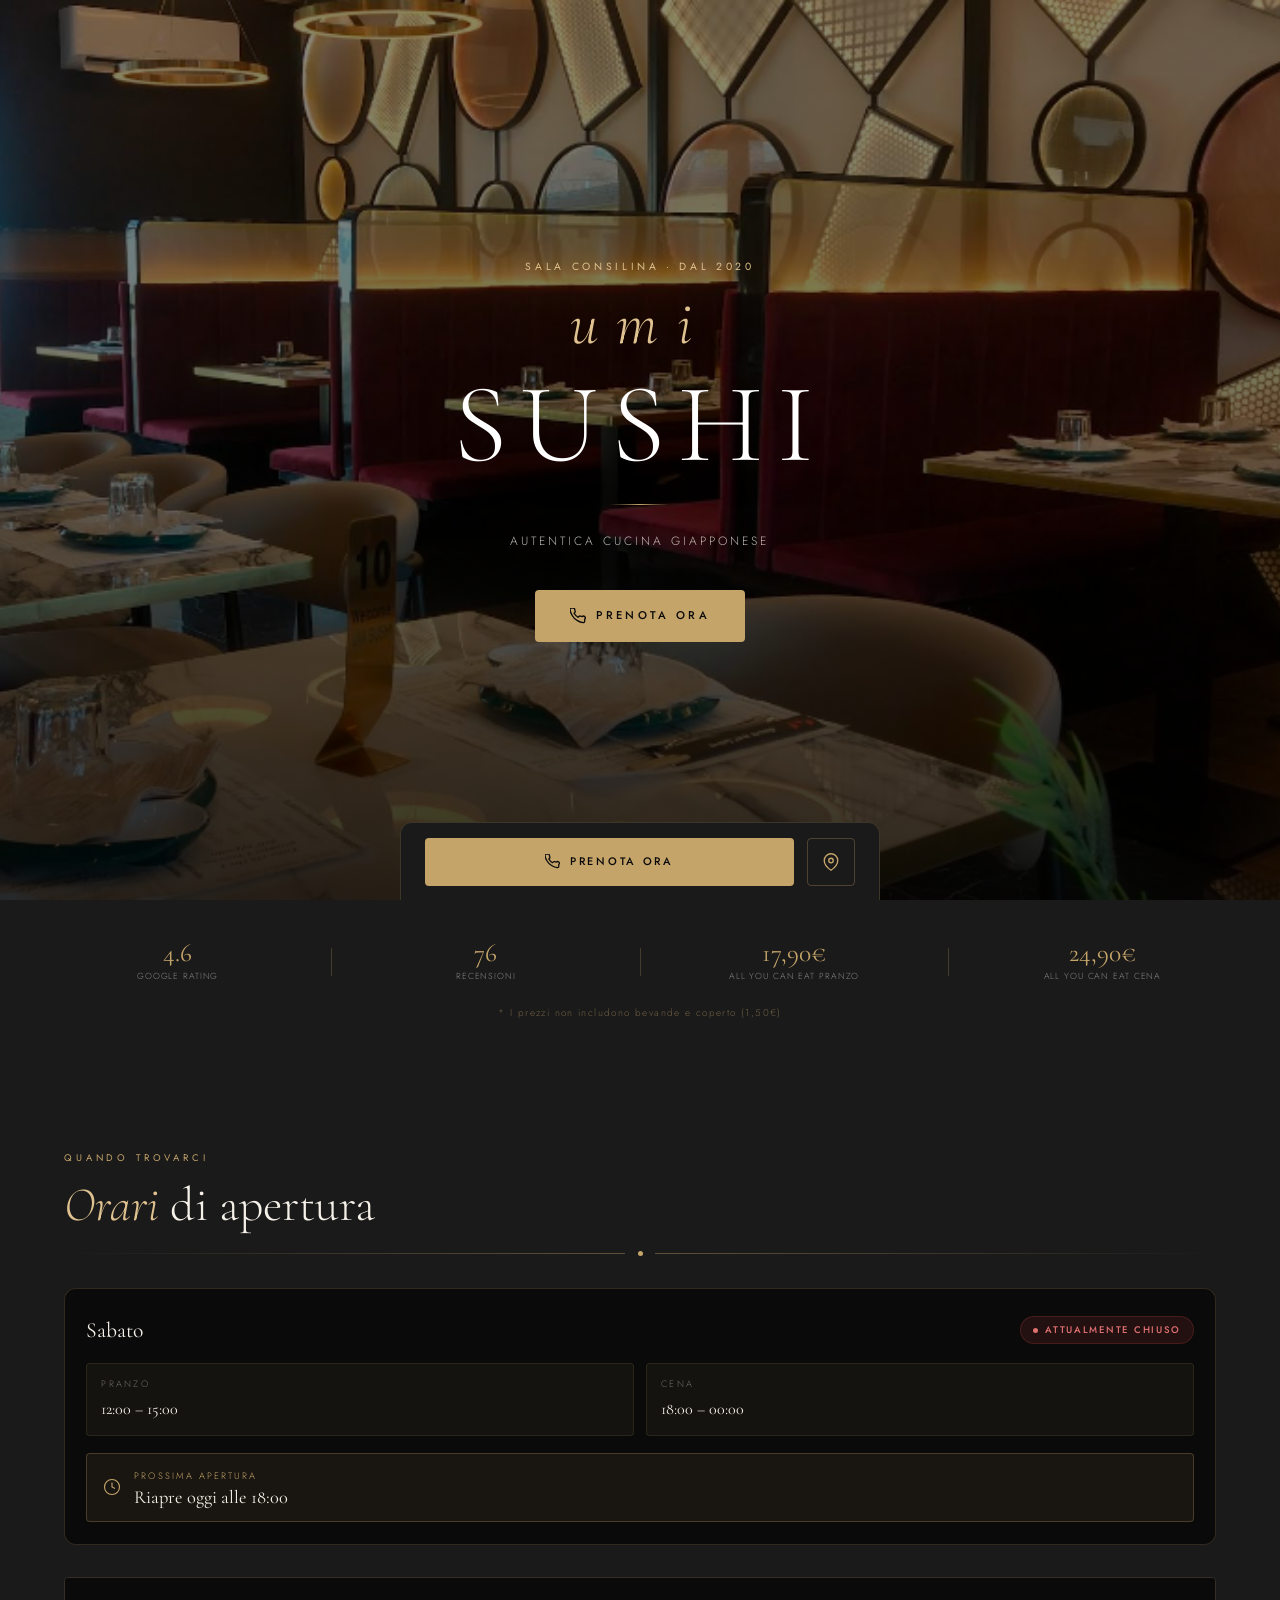
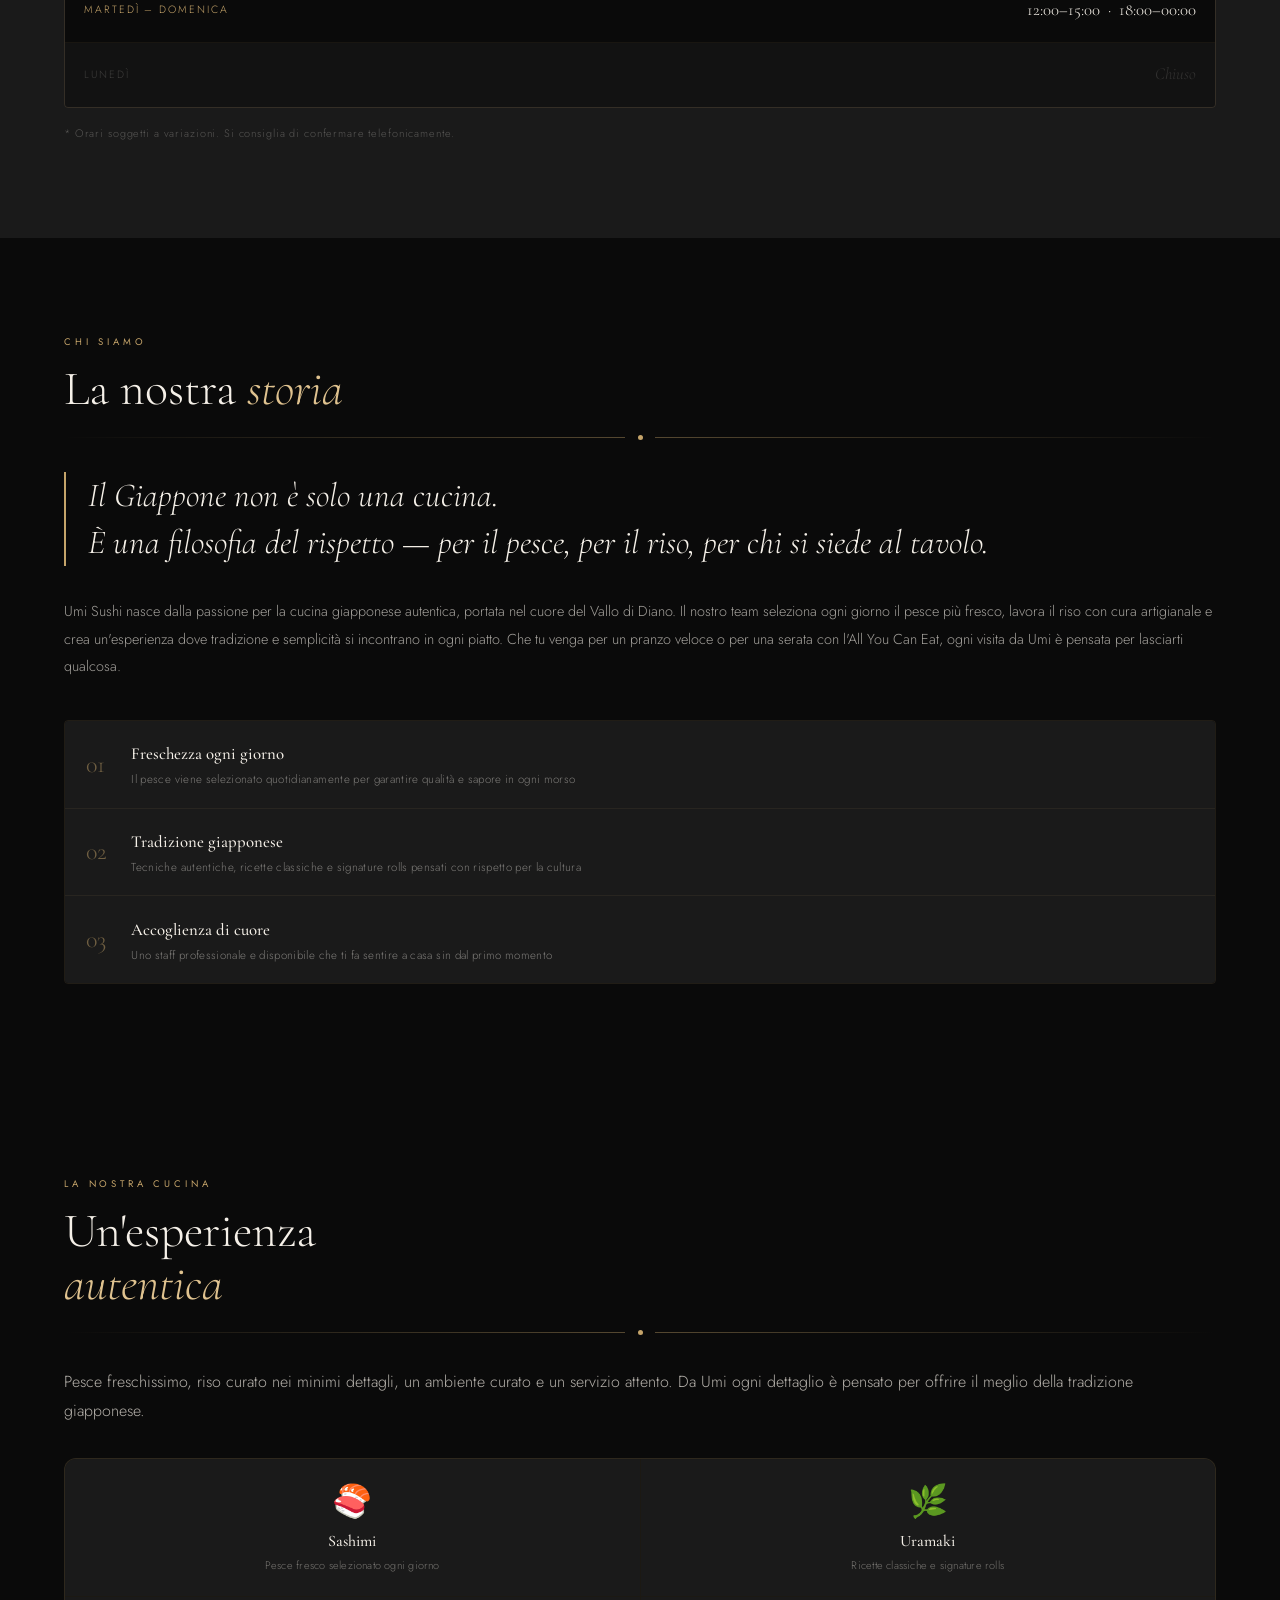
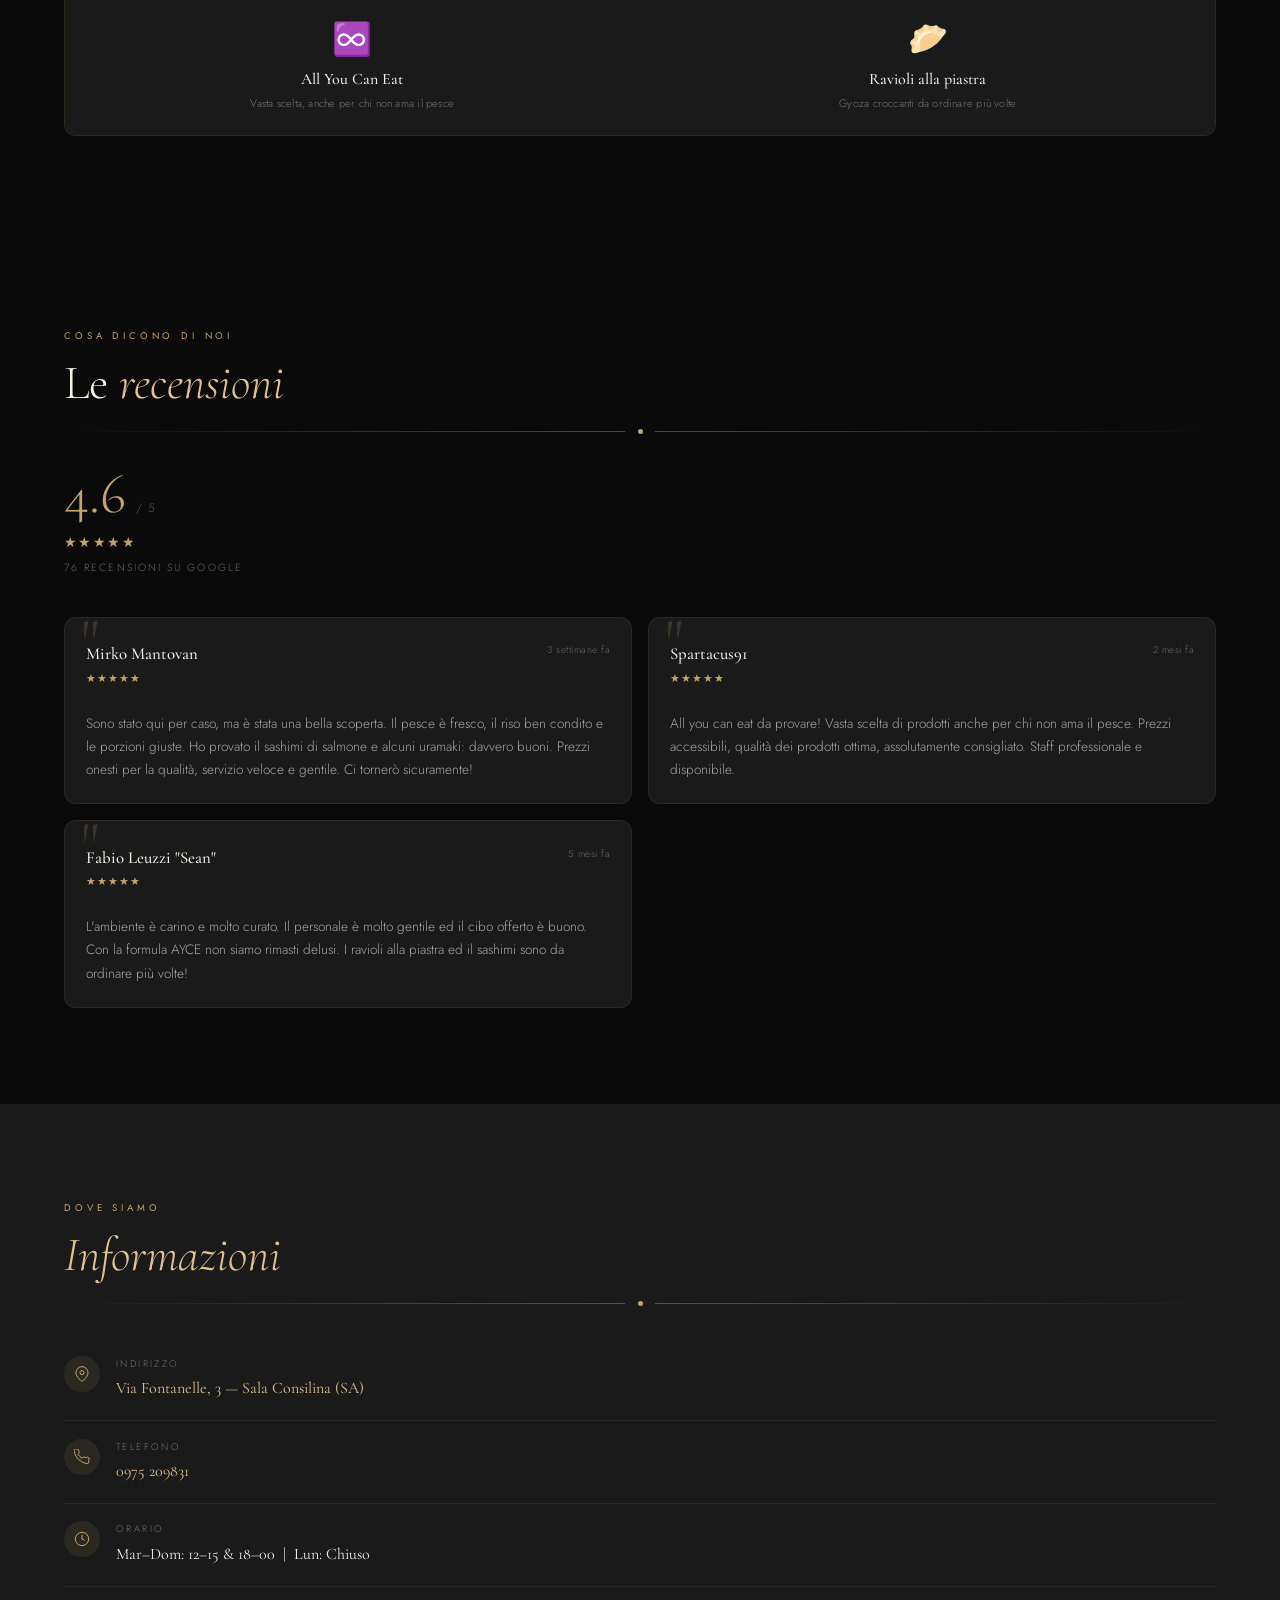
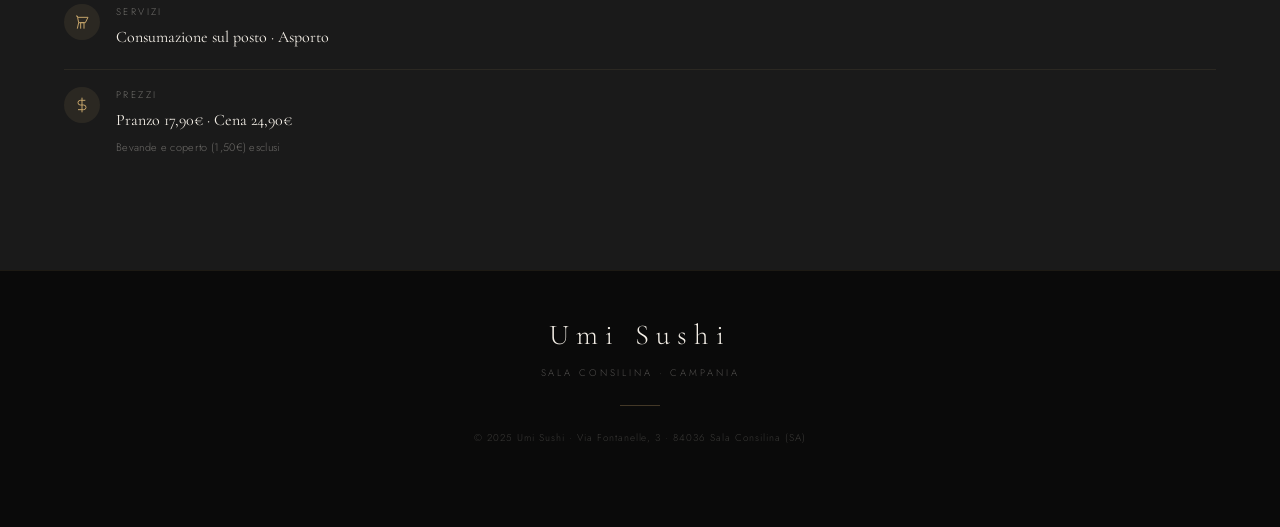
<file: index.html>
<!DOCTYPE html>
<html lang="it">
<head>
  <meta charset="UTF-8" />
  <meta name="viewport" content="width=device-width, initial-scale=1.0, viewport-fit=cover" />
  <meta name="description" content="Umi Sushi — Ristorante giapponese a Sala Consilina. Sashimi fresco, Uramaki e All You Can Eat. Prenota al 0975 209831." />
  <meta name="theme-color" content="#0A0A0A" />
  <title>Umi Sushi — Sala Consilina</title>
  <link rel="stylesheet" href="style.css" />
  <!-- Preconnect fonts -->
  <link rel="preconnect" href="https://fonts.googleapis.com" />
  <link rel="preconnect" href="https://fonts.gstatic.com" crossorigin />
</head>
<body>

  <!-- ══ HERO ══════════════════════════════ -->
  <section class="hero" id="hero">
    <div class="hero__bg" id="heroBg"></div>
    <div class="hero__overlay"></div>

    <div class="hero__content">
      <p class="hero__eyebrow">Sala Consilina · Dal 2020</p>

      <h1 class="hero__title">
        <span>umi</span>
        SUSHI
      </h1>

      <div class="hero__divider"></div>

      <p class="hero__sub">Autentica cucina giapponese</p>

      <a href="tel:0975209831" class="hero__cta" aria-label="Chiama per prenotare">
        <svg viewBox="0 0 24 24" fill="none" stroke="currentColor" stroke-width="2" stroke-linecap="round" stroke-linejoin="round" aria-hidden="true">
          <path d="M22 16.92v3a2 2 0 01-2.18 2 19.79 19.79 0 01-8.63-3.07A19.5 19.5 0 013.07 10.8a19.79 19.79 0 01-3.07-8.67A2 2 0 012 0h3a2 2 0 012 1.72c.13 1 .37 1.97.71 2.9a2 2 0 01-.45 2.11L6.09 7.91a16 16 0 006 6l1.27-1.27a2 2 0 012.11-.45c.93.34 1.9.58 2.9.71A2 2 0 0122 16.92z"/>
        </svg>
        Prenota Ora
      </a>
    </div>

    <div class="hero__scroll" aria-hidden="true">
      <div class="hero__scroll-line"></div>
    </div>
  </section>

  <!-- ══ ABOUT STRIP ════════════════════════ -->
  <section class="about" aria-label="Highlights">
    <div class="about__badges">
      <div class="about__badge">
        <span class="about__badge-value">4.6</span>
        <span class="about__badge-label">Google Rating</span>
      </div>
      <div class="about__sep" aria-hidden="true"></div>
      <div class="about__badge">
        <span class="about__badge-value">76</span>
        <span class="about__badge-label">Recensioni</span>
      </div>
      <div class="about__sep" aria-hidden="true"></div>
      <div class="about__badge">
        <span class="about__badge-value">17,90€</span>
        <span class="about__badge-label">All you can eat pranzo</span>
      </div>
      <div class="about__sep" aria-hidden="true"></div>
      <div class="about__badge">
        <span class="about__badge-value">24,90€</span>
        <span class="about__badge-label">All you can eat cena</span>
      </div>
    </div>
    <p class="about__price-note">
      * I prezzi non includono bevande e coperto (1,50€)
    </p>
  </section>

  <!-- ══ ORARI ══════════════════════════════ -->
  <section class="hours" aria-labelledby="hours-title">
    <span class="section-label reveal">Quando trovarci</span>
    <h2 class="section-title reveal" id="hours-title">
      <em>Orari</em> di apertura
    </h2>
    <div class="ornament reveal" aria-hidden="true"><div class="ornament-dot"></div></div>

    <!-- Card "oggi" — compilata via JS -->
    <div class="hours__today-card reveal" id="todayCard">
      <div class="hours__today-top">
        <span class="hours__today-day" id="todayName">—</span>
        <span class="status-badge closed" id="statusBadge">—</span>
      </div>
      <!-- Se aperto: due session card -->
      <div class="hours__today-sessions" id="todaySessions" style="display:none">
        <div class="hours__session" id="sessionLunch">
          <span class="hours__session-label">Pranzo</span>
          <span class="hours__session-time">12:00 – 15:00</span>
        </div>
        <div class="hours__session" id="sessionDinner">
          <span class="hours__session-label">Cena</span>
          <span class="hours__session-time">18:00 – 00:00</span>
        </div>
      </div>
      <!-- Se chiuso oggi -->
      <p class="hours__today-closed" id="todayClosed" style="display:none">Oggi siamo chiusi</p>
      <!-- Banner prossima apertura -->
      <div class="hours__next-banner" id="hoursNextBanner" style="display:none">
        <div class="hours__next-banner-icon" aria-hidden="true">
          <svg viewBox="0 0 24 24" fill="none" stroke="currentColor" stroke-width="1.5" width="18" height="18">
            <circle cx="12" cy="12" r="10"/><polyline points="12 6 12 12 16 14"/>
          </svg>
        </div>
        <div>
          <p class="hours__next-banner-label">Prossima apertura</p>
          <p class="hours__next-banner-time" id="hoursNextTime">—</p>
        </div>
      </div>
    </div>

    <div class="hours__schedule-summary reveal">
      <span class="hours__schedule-item">
        <span class="hours__schedule-days">Martedì – Domenica</span>
        <span class="hours__schedule-times">12:00–15:00 &nbsp;·&nbsp; 18:00–00:00</span>
      </span>
      <span class="hours__schedule-item hours__schedule-item--closed">
        <span class="hours__schedule-days">Lunedì</span>
        <span class="hours__schedule-times">Chiuso</span>
      </span>
    </div>

    <p style="margin-top:1rem; font-size:0.68rem; color:rgba(245,240,232,0.28); letter-spacing:0.08em;">
      * Orari soggetti a variazioni. Si consiglia di confermare telefonicamente.
    </p>
  </section>

  <!-- ══ ABOUT US ══════════════════════════ -->
  <section class="about-us" aria-labelledby="about-title">
    <span class="section-label reveal">Chi siamo</span>
    <h2 class="section-title reveal" id="about-title">
      La nostra <em>storia</em>
    </h2>
    <div class="ornament reveal" aria-hidden="true"><div class="ornament-dot"></div></div>

    <blockquote class="about-us__quote reveal">
      Il Giappone non è solo una cucina.<br>
      È una filosofia del rispetto — per il pesce, per il riso, per chi si siede al tavolo.
    </blockquote>

    <p class="about-us__text reveal">
      Umi Sushi nasce dalla passione per la cucina giapponese autentica, portata nel cuore del Vallo di Diano.
      Il nostro team seleziona ogni giorno il pesce più fresco, lavora il riso con cura artigianale e crea
      un'esperienza dove tradizione e semplicità si incontrano in ogni piatto. Che tu venga per un pranzo
      veloce o per una serata con l'All You Can Eat, ogni visita da Umi è pensata per lasciarti qualcosa.
    </p>

    <div class="about-us__pillars reveal">
      <div class="pillar">
        <span class="pillar__num">01</span>
        <div class="pillar__body">
          <p class="pillar__title">Freschezza ogni giorno</p>
          <p class="pillar__desc">Il pesce viene selezionato quotidianamente per garantire qualità e sapore in ogni morso</p>
        </div>
      </div>
      <div class="pillar">
        <span class="pillar__num">02</span>
        <div class="pillar__body">
          <p class="pillar__title">Tradizione giapponese</p>
          <p class="pillar__desc">Tecniche autentiche, ricette classiche e signature rolls pensati con rispetto per la cultura</p>
        </div>
      </div>
      <div class="pillar">
        <span class="pillar__num">03</span>
        <div class="pillar__body">
          <p class="pillar__title">Accoglienza di cuore</p>
          <p class="pillar__desc">Uno staff professionale e disponibile che ti fa sentire a casa sin dal primo momento</p>
        </div>
      </div>
    </div>
  </section>

  <!-- ══ ESPERIENZA ════════════════════════ -->
  <section class="experience" aria-labelledby="exp-title">
    <span class="section-label reveal">La nostra cucina</span>
    <h2 class="section-title reveal" id="exp-title">
      Un'esperienza<br><em>autentica</em>
    </h2>
    <div class="ornament reveal" aria-hidden="true"><div class="ornament-dot"></div></div>

    <p class="experience__text reveal">
      Pesce freschissimo, riso curato nei minimi dettagli, un ambiente
      curato e un servizio attento. Da Umi ogni dettaglio è pensato
      per offrire il meglio della tradizione giapponese.
    </p>

    <div class="experience__grid reveal">
      <div class="exp-card">
        <div class="exp-card__icon">🍣</div>
        <div class="exp-card__body">
          <div class="exp-card__title">Sashimi</div>
          <div class="exp-card__desc">Pesce fresco selezionato ogni giorno</div>
        </div>
      </div>
      <div class="exp-card">
        <div class="exp-card__icon">🌿</div>
        <div class="exp-card__body">
          <div class="exp-card__title">Uramaki</div>
          <div class="exp-card__desc">Ricette classiche e signature rolls</div>
        </div>
      </div>
      <div class="exp-card">
        <div class="exp-card__icon">♾️</div>
        <div class="exp-card__body">
          <div class="exp-card__title">All You Can Eat</div>
          <div class="exp-card__desc">Vasta scelta, anche per chi non ama il pesce</div>
        </div>
      </div>
      <div class="exp-card">
        <div class="exp-card__icon">🥟</div>
        <div class="exp-card__body">
          <div class="exp-card__title">Ravioli alla piastra</div>
          <div class="exp-card__desc">Gyoza croccanti da ordinare più volte</div>
        </div>
      </div>
    </div>
  </section>

  <!-- ══ RECENSIONI ════════════════════════ -->
  <section class="reviews" aria-labelledby="reviews-title">
    <span class="section-label reveal">Cosa dicono di noi</span>
    <h2 class="section-title reveal" id="reviews-title">
      Le <em>recensioni</em>
    </h2>
    <div class="ornament reveal" aria-hidden="true"><div class="ornament-dot"></div></div>

    <div class="reveal">
      <div class="reviews__score">
        <span class="reviews__score-num">4.6</span>
        <span class="reviews__score-max">/ 5</span>
      </div>
      <div class="stars" aria-label="4 stelle e mezza su 5">★★★★★</div>
      <p class="reviews__count">76 recensioni su Google</p>
    </div>

    <div class="reviews__grid reveal">

      <article class="review-card">
        <div class="review-card__header">
          <div>
            <p class="review-card__name">Mirko Mantovan</p>
            <div class="review-card__stars" aria-label="5 stelle">★★★★★</div>
          </div>
          <span class="review-card__date">3 settimane fa</span>
        </div>
        <p class="review-card__text">
          Sono stato qui per caso, ma è stata una bella scoperta. Il pesce è fresco, 
          il riso ben condito e le porzioni giuste. Ho provato il sashimi di salmone 
          e alcuni uramaki: davvero buoni. Prezzi onesti per la qualità, servizio veloce 
          e gentile. Ci tornerò sicuramente!
        </p>
      </article>

      <article class="review-card">
        <div class="review-card__header">
          <div>
            <p class="review-card__name">Spartacus91</p>
            <div class="review-card__stars" aria-label="5 stelle">★★★★★</div>
          </div>
          <span class="review-card__date">2 mesi fa</span>
        </div>
        <p class="review-card__text">
          All you can eat da provare! Vasta scelta di prodotti anche per chi non ama 
          il pesce. Prezzi accessibili, qualità dei prodotti ottima, assolutamente 
          consigliato. Staff professionale e disponibile.
        </p>
      </article>

      <article class="review-card">
        <div class="review-card__header">
          <div>
            <p class="review-card__name">Fabio Leuzzi "Sean"</p>
            <div class="review-card__stars" aria-label="5 stelle">★★★★★</div>
          </div>
          <span class="review-card__date">5 mesi fa</span>
        </div>
        <p class="review-card__text">
          L'ambiente è carino e molto curato. Il personale è molto gentile ed il cibo 
          offerto è buono. Con la formula AYCE non siamo rimasti delusi. I ravioli alla 
          piastra ed il sashimi sono da ordinare più volte!
        </p>
      </article>

    </div>
  </section>

  <!-- ══ INFO ═══════════════════════════════ -->
  <section class="info" aria-labelledby="info-title">
    <span class="section-label reveal">Dove siamo</span>
    <h2 class="section-title reveal" id="info-title">
      <em>Informazioni</em>
    </h2>
    <div class="ornament reveal" aria-hidden="true"><div class="ornament-dot"></div></div>

    <div class="reveal">
      <div class="info__block">
        <div class="info__icon" aria-hidden="true">
          <svg viewBox="0 0 24 24" fill="none" stroke="currentColor" stroke-width="1.5">
            <path d="M21 10c0 7-9 13-9 13s-9-6-9-13a9 9 0 1118 0z"/>
            <circle cx="12" cy="10" r="3"/>
          </svg>
        </div>
        <div>
          <span class="info__label">Indirizzo</span>
          <p class="info__value">
            <a href="https://maps.google.com/?q=Via+Fontanelle+3+Sala+Consilina" target="_blank" rel="noopener">
              Via Fontanelle, 3 — Sala Consilina (SA)
            </a>
          </p>
        </div>
      </div>

      <div class="info__block">
        <div class="info__icon" aria-hidden="true">
          <svg viewBox="0 0 24 24" fill="none" stroke="currentColor" stroke-width="1.5">
            <path d="M22 16.92v3a2 2 0 01-2.18 2 19.79 19.79 0 01-8.63-3.07A19.5 19.5 0 013.07 10.8a19.79 19.79 0 01-3.07-8.67A2 2 0 012 0h3a2 2 0 012 1.72c.13 1 .37 1.97.71 2.9a2 2 0 01-.45 2.11L6.09 7.91a16 16 0 006 6l1.27-1.27a2 2 0 012.11-.45c.93.34 1.9.58 2.9.71A2 2 0 0122 16.92z"/>
          </svg>
        </div>
        <div>
          <span class="info__label">Telefono</span>
          <p class="info__value"><a href="tel:0975209831">0975 209831</a></p>
        </div>
      </div>

      <div class="info__block">
        <div class="info__icon" aria-hidden="true">
          <svg viewBox="0 0 24 24" fill="none" stroke="currentColor" stroke-width="1.5">
            <circle cx="12" cy="12" r="10"/>
            <polyline points="12 6 12 12 16 14"/>
          </svg>
        </div>
        <div>
          <span class="info__label">Orario</span>
          <p class="info__value">Mar–Dom: 12–15 &amp; 18–00 &nbsp;|&nbsp; Lun: Chiuso</p>
        </div>
      </div>

      <div class="info__block">
        <div class="info__icon" aria-hidden="true">
          <svg viewBox="0 0 24 24" fill="none" stroke="currentColor" stroke-width="1.5">
            <path d="M3 3h2l.4 2M7 13h10l4-8H5.4M7 13L5.4 5M7 13l-2 9m5-9v9m5-9v9m-5-9h5"/>
          </svg>
        </div>
        <div>
          <span class="info__label">Servizi</span>
          <p class="info__value">Consumazione sul posto · Asporto</p>
        </div>
      </div>

      <div class="info__block">
        <div class="info__icon" aria-hidden="true">
          <svg viewBox="0 0 24 24" fill="none" stroke="currentColor" stroke-width="1.5">
            <line x1="12" y1="1" x2="12" y2="23"/>
            <path d="M17 5H9.5a3.5 3.5 0 000 7h5a3.5 3.5 0 010 7H6"/>
          </svg>
        </div>
        <div>
          <span class="info__label">Prezzi</span>
          <p class="info__value">Pranzo 17,90€ · Cena 24,90€</p>
          <p style="font-size:0.68rem; color:rgba(245,240,232,0.38); margin-top:0.25rem; letter-spacing:0.03em;">Bevande e coperto (1,50€) esclusi</p>
        </div>
      </div>
    </div>
  </section>

  <!-- ══ FOOTER ════════════════════════════ -->
  <footer>
    <p class="footer__logo">Umi Sushi</p>
    <p class="footer__sub">Sala Consilina · Campania</p>
    <div class="footer__line" aria-hidden="true"></div>
    <p class="footer__copy">© 2025 Umi Sushi · Via Fontanelle, 3 · 84036 Sala Consilina (SA)</p>
  </footer>

  <!-- ══ STICKY BOTTOM CTA ═══════════════ -->
  <div class="sticky-cta" role="navigation" aria-label="Azioni rapide">
    <a href="tel:0975209831" class="sticky-cta__phone" aria-label="Prenota al telefono">
      <svg viewBox="0 0 24 24" fill="none" stroke="currentColor" stroke-width="2" stroke-linecap="round" stroke-linejoin="round" aria-hidden="true">
        <path d="M22 16.92v3a2 2 0 01-2.18 2 19.79 19.79 0 01-8.63-3.07A19.5 19.5 0 013.07 10.8a19.79 19.79 0 01-3.07-8.67A2 2 0 012 0h3a2 2 0 012 1.72c.13 1 .37 1.97.71 2.9a2 2 0 01-.45 2.11L6.09 7.91a16 16 0 006 6l1.27-1.27a2 2 0 012.11-.45c.93.34 1.9.58 2.9.71A2 2 0 0122 16.92z"/>
      </svg>
      Prenota Ora
    </a>
    <a href="https://maps.google.com/?q=Via+Fontanelle+3+Sala+Consilina" target="_blank" rel="noopener" class="sticky-cta__maps" aria-label="Apri su Google Maps">
      <svg viewBox="0 0 24 24" fill="none" stroke="currentColor" stroke-width="1.8">
        <path d="M21 10c0 7-9 13-9 13s-9-6-9-13a9 9 0 1118 0z"/>
        <circle cx="12" cy="10" r="3"/>
      </svg>
    </a>
  </div>

  <!-- ══ SCRIPTS ════════════════════════════ -->
  <script>
    // Hero background
    window.addEventListener('load', () => {
      document.getElementById('heroBg').classList.add('loaded');
    });

    // Scroll reveal
    const reveals = document.querySelectorAll('.reveal');
    const observer = new IntersectionObserver((entries) => {
      entries.forEach(entry => {
        if (entry.isIntersecting) {
          entry.target.classList.add('visible');
          observer.unobserve(entry.target);
        }
      });
    }, { threshold: 0.12, rootMargin: '0px 0px -40px 0px' });
    reveals.forEach(el => observer.observe(el));

    // ─── Orari ─────────────────────────────────────────────────────
    const DAYS = ['Domenica','Lunedì','Martedì','Mercoledì','Giovedì','Venerdì','Sabato'];
    const DAYS_SHORT = ['Dom','Lun','Mar','Mer','Gio','Ven','Sab'];
    // true = aperto (pranzo 12-15 e cena 18-00), false = chiuso
    const OPEN = [true, false, true, true, true, true, true]; // 0=Dom … 6=Sab

    function getRomeNow() {
      return new Date(new Date().toLocaleString('en-US', { timeZone: 'Europe/Rome' }));
    }

    function isLunch(mins)  { return mins >= 720  && mins < 900; }  // 12:00–15:00
    function isDinner(mins) { return mins >= 1080 && mins < 1440; } // 18:00–00:00

    function nextOpening(fromDay, fromMins) {
      // cerca la prossima sessione aperta
      for (let offset = 0; offset <= 7; offset++) {
        const d = (fromDay + offset) % 7;
        if (!OPEN[d]) continue;
        if (offset === 0) {
          // stesso giorno: controlla se c'è ancora una sessione
          if (fromMins < 720)  return { day: d, session: 'pranzo', offset };
          if (fromMins < 1080) return { day: d, session: 'cena', offset };
          // dopo la cena → prossimo giorno
          continue;
        }
        return { day: d, session: 'pranzo', offset };
      }
      return null;
    }

    function buildHours() {
      const now  = getRomeNow();
      const day  = now.getDay();
      const mins = now.getHours() * 60 + now.getMinutes();

      // ── Badge + card oggi ──
      const badge    = document.getElementById('statusBadge');
      const todayName = document.getElementById('todayName');
      const sessions = document.getElementById('todaySessions');
      const closedMsg = document.getElementById('todayClosed');
      const lunchCard  = document.getElementById('sessionLunch');
      const dinnerCard = document.getElementById('sessionDinner');

      const nextBanner = document.getElementById('hoursNextBanner');
      const nextTimeEl = document.getElementById('hoursNextTime');

      function showNextBanner(text) {
        if (!nextBanner || !nextTimeEl) return;
        nextTimeEl.textContent = text;
        nextBanner.style.display = 'flex';
      }

      todayName.textContent = DAYS[day];

      const isOpenNow = OPEN[day] && (isLunch(mins) || isDinner(mins));

      if (isOpenNow) {
        badge.textContent = 'Aperto ora';
        badge.className   = 'status-badge open';
        sessions.style.display = 'flex';
        closedMsg.style.display = 'none';

        lunchCard.classList.toggle('active', isLunch(mins));
        dinnerCard.classList.toggle('active', isDinner(mins));

        // prossima chiusura
        if (isLunch(mins)) {
          showNextBanner('Chiude alle 15:00 · Riapre alle 18:00');
        } else {
          showNextBanner('Chiude a mezzanotte');
        }
      } else {
        badge.textContent = 'Attualmente chiuso';
        badge.className   = 'status-badge closed';
        sessions.style.display = OPEN[day] ? 'flex' : 'none';
        closedMsg.style.display = OPEN[day] ? 'none' : 'block';

        if (OPEN[day]) {
          lunchCard.classList.remove('active');
          dinnerCard.classList.remove('active');
          showNextBanner('Riapre oggi alle 18:00');
        } else {
          const next = nextOpening(day, mins);
          if (next) {
            const label = next.offset === 0 ? 'oggi' : next.offset === 1 ? 'domani' : DAYS[next.day];
            showNextBanner(`${label.charAt(0).toUpperCase() + label.slice(1)} alle 12:00`);
          }
        }
      }

    }

    buildHours();
  </script>

</body>
</html>
</file>
<file: style.css>
/* ═══════════════════════════════════════
   UMI SUSHI — Luxury Mobile-First CSS
   Palette: Midnight · Ivory · Warm Gold · Ink
   ═══════════════════════════════════════ */

@import url('https://fonts.googleapis.com/css2?family=Cormorant+Garamond:ital,wght@0,300;0,400;0,500;0,600;1,300;1,400&family=Jost:wght@200;300;400;500&display=swap');

/* ── Reset & Base ── */
*, *::before, *::after {
  box-sizing: border-box;
  margin: 0;
  padding: 0;
}

:root {
  --midnight:    #0A0A0A;
  --charcoal:    #1A1A1A;
  --ink:         #2D2D2D;
  --gold:        #C5A46A;
  --gold-light:  #DFC28F;
  --ivory:       #F5F0E8;
  --cream:       #FAF7F2;
  --white:       #FFFFFF;
  --glass:       rgba(10,10,10,0.55);
  --glass-light: rgba(10,10,10,0.30);

  --font-display: 'Cormorant Garamond', serif;
  --font-body:    'Jost', sans-serif;

  --section-pad: 4rem 1.5rem;
  --radius-sm:   4px;
  --radius-md:   12px;
  --transition:  0.35s cubic-bezier(0.25, 0.46, 0.45, 0.94);
}

html {
  scroll-behavior: smooth;
  -webkit-text-size-adjust: 100%;
}

body {
  background: var(--midnight);
  color: var(--ivory);
  font-family: var(--font-body);
  font-weight: 300;
  line-height: 1.7;
  overflow-x: hidden;
}

img { max-width: 100%; display: block; }
a  { color: inherit; text-decoration: none; }

/* ── Scrollbar ── */
::-webkit-scrollbar { width: 4px; }
::-webkit-scrollbar-track { background: var(--midnight); }
::-webkit-scrollbar-thumb { background: var(--gold); border-radius: 2px; }

/* ══════════════════════════════
   HERO
   ══════════════════════════════ */
.hero {
  position: relative;
  width: 100%;
  height: 100svh;
  min-height: 600px;
  display: flex;
  flex-direction: column;
  align-items: center;
  justify-content: center;
  text-align: center;
  overflow: hidden;
}

.hero__bg {
  position: absolute;
  inset: 0;
  background-image: url('ambiente.jpg');
  background-size: cover;
  background-position: center 30%;
  transform: scale(1.04);
  transition: transform 8s ease-out;
}

.hero__bg.loaded {
  transform: scale(1);
}

.hero__overlay {
  position: absolute;
  inset: 0;
  background: linear-gradient(
    to bottom,
    rgba(0,0,0,0.45) 0%,
    rgba(0,0,0,0.55) 50%,
    rgba(0,0,0,0.80) 100%
  );
}

.hero__content {
  position: relative;
  z-index: 2;
  padding: 0 1.5rem;
  display: flex;
  flex-direction: column;
  align-items: center;
  gap: 0;
}

.hero__eyebrow {
  font-family: var(--font-body);
  font-size: 0.65rem;
  font-weight: 400;
  letter-spacing: 0.35em;
  text-transform: uppercase;
  color: var(--gold-light);
  margin-bottom: 1.2rem;
  opacity: 0;
  animation: fadeUp 1s 0.3s forwards;
}

.hero__title {
  font-family: var(--font-display);
  font-size: clamp(3.8rem, 16vw, 7rem);
  font-weight: 300;
  letter-spacing: 0.12em;
  line-height: 0.95;
  color: var(--white);
  text-shadow: 0 2px 40px rgba(0,0,0,0.5);
  opacity: 0;
  animation: fadeUp 1s 0.6s forwards;
}

.hero__title span {
  display: block;
  font-style: italic;
  font-size: 0.55em;
  letter-spacing: 0.3em;
  color: var(--gold-light);
  margin-bottom: 0.3em;
}

.hero__divider {
  width: 60px;
  height: 1px;
  background: linear-gradient(90deg, transparent, var(--gold), transparent);
  margin: 1.6rem auto;
  opacity: 0;
  animation: fadeIn 1s 0.9s forwards;
}

.hero__sub {
  font-family: var(--font-body);
  font-size: 0.75rem;
  font-weight: 300;
  letter-spacing: 0.25em;
  text-transform: uppercase;
  color: rgba(245,240,232,0.75);
  opacity: 0;
  animation: fadeUp 1s 1s forwards;
  margin-bottom: 2.4rem;
}

.hero__cta {
  display: inline-flex;
  align-items: center;
  gap: 0.65rem;
  padding: 1rem 2.2rem;
  background: var(--gold);
  color: var(--midnight);
  font-family: var(--font-body);
  font-size: 0.7rem;
  font-weight: 500;
  letter-spacing: 0.3em;
  text-transform: uppercase;
  border: none;
  border-radius: var(--radius-sm);
  cursor: pointer;
  transition: var(--transition);
  opacity: 0;
  animation: fadeUp 1s 1.2s forwards;
  min-height: 52px;
}

.hero__cta svg {
  width: 16px;
  height: 16px;
  flex-shrink: 0;
}

.hero__cta:hover,
.hero__cta:active {
  background: var(--gold-light);
  transform: translateY(-2px);
  box-shadow: 0 12px 30px rgba(197,164,106,0.35);
}

.hero__scroll {
  position: absolute;
  bottom: 2rem;
  left: 50%;
  transform: translateX(-50%);
  z-index: 2;
  display: flex;
  flex-direction: column;
  align-items: center;
  gap: 0.5rem;
  opacity: 0;
  animation: fadeIn 1.5s 1.8s forwards;
}

.hero__scroll-line {
  width: 1px;
  height: 40px;
  background: linear-gradient(to bottom, var(--gold), transparent);
  animation: scrollPulse 2s 2s ease-in-out infinite;
}

/* ══════════════════════════════
   SECTION SHARED
   ══════════════════════════════ */
section {
  padding: var(--section-pad);
}

.section-label {
  font-family: var(--font-body);
  font-size: 0.6rem;
  font-weight: 400;
  letter-spacing: 0.4em;
  text-transform: uppercase;
  color: var(--gold);
  margin-bottom: 0.8rem;
  display: block;
}

.section-title {
  font-family: var(--font-display);
  font-size: clamp(2rem, 8vw, 3rem);
  font-weight: 300;
  line-height: 1.1;
  color: var(--ivory);
  margin-bottom: 1.2rem;
}

.section-title em {
  font-style: italic;
  color: var(--gold-light);
}

.ornament {
  display: flex;
  align-items: center;
  gap: 0.8rem;
  margin-bottom: 2rem;
}

.ornament::before,
.ornament::after {
  content: '';
  flex: 1;
  height: 1px;
  background: linear-gradient(90deg, transparent, rgba(197,164,106,0.4));
}

.ornament::after {
  background: linear-gradient(270deg, transparent, rgba(197,164,106,0.4));
}

.ornament-dot {
  width: 5px;
  height: 5px;
  background: var(--gold);
  border-radius: 50%;
  flex-shrink: 0;
}

/* ══════════════════════════════
   ABOUT STRIP
   ══════════════════════════════ */
.about {
  background: var(--charcoal);
  padding: 2rem 1.5rem;
  text-align: center;
}

.about__badges {
  display: flex;
  align-items: center;
  justify-content: center;
  gap: 0;
  flex-wrap: nowrap;
  overflow: hidden;
}

.about__badge {
  display: flex;
  flex-direction: column;
  align-items: center;
  gap: 0.2rem;
  padding: 0.5rem 0.6rem;
  min-width: 0;
  flex: 1;
}

.about__badge-value {
  font-family: var(--font-display);
  font-size: clamp(1rem, 3.8vw, 1.6rem);
  font-weight: 400;
  color: var(--gold);
  line-height: 1;
  white-space: nowrap;
}

.about__badge-label {
  font-size: clamp(0.42rem, 1.2vw, 0.55rem);
  letter-spacing: 0.1em;
  text-transform: uppercase;
  color: rgba(245,240,232,0.5);
  white-space: nowrap;
  text-align: center;
}

.about__sep {
  width: 1px;
  height: 28px;
  background: rgba(197,164,106,0.25);
  flex-shrink: 0;
}

.about__price-note {
  margin-top: 0.85rem;
  font-size: 0.62rem;
  color: rgba(197,164,106,0.5);
  letter-spacing: 0.14em;
  text-align: center;
  font-family: var(--font-body);
}

/* ══════════════════════════════
   EXPERIENCE
   ══════════════════════════════ */
.experience {
  background: var(--midnight);
  text-align: left;
}

.experience__text {
  font-size: 1rem;
  font-weight: 300;
  color: rgba(245,240,232,0.72);
  line-height: 1.85;
  margin-bottom: 2rem;
}

.experience__grid {
  display: grid;
  grid-template-columns: 1fr 1fr;
  gap: 1px;
  background: rgba(197,164,106,0.1);
  border: 1px solid rgba(197,164,106,0.1);
  border-radius: var(--radius-md);
  overflow: hidden;
  margin-top: 2rem;
}

.exp-card {
  background: var(--charcoal);
  padding: 1.6rem 1rem 1.4rem;
  display: flex;
  flex-direction: column;
  align-items: center;
  text-align: center;
  gap: 0.7rem;
  min-height: 130px;
  transition: background var(--transition);
}

.exp-card:active {
  background: rgba(197,164,106,0.06);
}

.exp-card__icon {
  font-size: 2rem;
  flex-shrink: 0;
  line-height: 1;
}

.exp-card__body {
  flex: 1;
}

.exp-card__title {
  font-family: var(--font-display);
  font-size: 1rem;
  font-weight: 500;
  color: var(--ivory);
  margin-bottom: 0.2rem;
}

.exp-card__desc {
  font-size: 0.68rem;
  color: rgba(245,240,232,0.42);
  letter-spacing: 0.02em;
  line-height: 1.45;
}

/* Banner prossima apertura */
.hours__next-banner {
  display: flex;
  align-items: center;
  gap: 0.85rem;
  padding: 0.85rem 1rem;
  background: rgba(197,164,106,0.08);
  border: 1px solid rgba(197,164,106,0.28);
  border-radius: var(--radius-sm);
  margin-top: 0.2rem;
}

.hours__next-banner-icon {
  color: var(--gold);
  flex-shrink: 0;
  display: flex;
  align-items: center;
}

.hours__next-banner-label {
  font-size: 0.58rem;
  letter-spacing: 0.22em;
  text-transform: uppercase;
  color: var(--gold);
  margin-bottom: 0.2rem;
}

.hours__next-banner-time {
  font-family: var(--font-display);
  font-size: 1.15rem;
  font-weight: 400;
  color: var(--ivory);
  line-height: 1.1;
}

/* Riepilogo rapido orari — due righe chiare */
.hours__schedule-summary {
  display: flex;
  flex-direction: column;
  margin-top: 1.3rem;
  border: 1px solid rgba(197,164,106,0.15);
  border-radius: var(--radius-sm);
  overflow: hidden;
}

.hours__schedule-sep { display: none; }

.hours__schedule-item {
  display: flex;
  align-items: center;
  justify-content: space-between;
  padding: 1.1rem 1.2rem;
  background: var(--midnight);
  border-bottom: 1px solid rgba(197,164,106,0.08);
  gap: 1rem;
}

.hours__schedule-item:last-child { border-bottom: none; }

.hours__schedule-item--closed {
  opacity: 0.45;
}

.hours__schedule-days {
  font-size: 0.66rem;
  letter-spacing: 0.18em;
  text-transform: uppercase;
  color: var(--gold);
  white-space: nowrap;
}

.hours__schedule-item--closed .hours__schedule-days {
  color: rgba(245,240,232,0.4);
}

.hours__schedule-times {
  font-family: var(--font-display);
  font-size: 1.05rem;
  color: var(--ivory);
  text-align: right;
}

.hours__schedule-item--closed .hours__schedule-times {
  font-style: italic;
  color: rgba(245,240,232,0.3);
}

.hours__schedule-sep { display: none; }

/* ══════════════════════════════
   ABOUT US
   ══════════════════════════════ */
.about-us {
  background: var(--midnight);
}

.about-us__quote {
  font-family: var(--font-display);
  font-size: clamp(1.55rem, 6vw, 2.1rem);
  font-weight: 300;
  font-style: italic;
  color: var(--ivory);
  line-height: 1.4;
  margin-bottom: 2rem;
  position: relative;
  padding-left: 1.4rem;
  border-left: 2px solid var(--gold);
}

.about-us__text {
  font-size: 0.9rem;
  font-weight: 300;
  color: rgba(245,240,232,0.65);
  line-height: 1.9;
  margin-bottom: 2.5rem;
}

.about-us__pillars {
  display: flex;
  flex-direction: column;
  gap: 0;
  border: 1px solid rgba(197,164,106,0.12);
  border-radius: var(--radius-sm);
  overflow: hidden;
}

.pillar {
  display: flex;
  align-items: center;
  gap: 1.1rem;
  padding: 1.2rem 1.3rem;
  background: var(--charcoal);
  border-bottom: 1px solid rgba(197,164,106,0.08);
  transition: background var(--transition);
}

.pillar:last-child { border-bottom: none; }

.pillar:active { background: rgba(197,164,106,0.06); }

.pillar__num {
  font-family: var(--font-display);
  font-size: 1.5rem;
  font-weight: 300;
  color: var(--gold);
  opacity: 0.5;
  min-width: 28px;
  line-height: 1;
}

.pillar__body {}

.pillar__title {
  font-family: var(--font-display);
  font-size: 1.05rem;
  font-weight: 500;
  color: var(--ivory);
  margin-bottom: 0.15rem;
}

.pillar__desc {
  font-size: 0.72rem;
  color: rgba(245,240,232,0.45);
  letter-spacing: 0.03em;
  line-height: 1.5;
}

/* ══════════════════════════════
   ORARI
   ══════════════════════════════ */
.hours {
  background: var(--charcoal);
}

/* Card "oggi" */
.hours__today-card {
  background: var(--midnight);
  border: 1px solid rgba(197,164,106,0.2);
  border-radius: var(--radius-md);
  padding: 1.4rem 1.3rem;
  margin-bottom: 2rem;
  display: flex;
  flex-direction: column;
  gap: 0.9rem;
}

.hours__today-top {
  display: flex;
  align-items: center;
  justify-content: space-between;
}

.hours__today-day {
  font-family: var(--font-display);
  font-size: 1.35rem;
  font-weight: 400;
  color: var(--ivory);
}

.status-badge {
  display: inline-flex;
  align-items: center;
  gap: 0.45rem;
  padding: 0.3rem 0.75rem;
  border-radius: 100px;
  font-size: 0.6rem;
  letter-spacing: 0.18em;
  text-transform: uppercase;
  font-weight: 500;
}

.status-badge.closed {
  background: rgba(180,60,60,0.15);
  color: #E07070;
  border: 1px solid rgba(180,60,60,0.25);
}

.status-badge.open {
  background: rgba(60,150,80,0.15);
  color: #70C882;
  border: 1px solid rgba(60,150,80,0.25);
}

.status-badge::before {
  content: '';
  width: 5px;
  height: 5px;
  border-radius: 50%;
  background: currentColor;
  animation: pulse 2s infinite;
}

.hours__today-sessions {
  display: flex;
  gap: 0.7rem;
}

.hours__session {
  flex: 1;
  background: rgba(197,164,106,0.06);
  border: 1px solid rgba(197,164,106,0.12);
  border-radius: var(--radius-sm);
  padding: 0.75rem 0.9rem;
  display: flex;
  flex-direction: column;
  gap: 0.25rem;
}

.hours__session.active {
  background: rgba(197,164,106,0.12);
  border-color: rgba(197,164,106,0.35);
}

.hours__session-label {
  font-size: 0.58rem;
  letter-spacing: 0.25em;
  text-transform: uppercase;
  color: rgba(245,240,232,0.4);
}

.hours__session.active .hours__session-label {
  color: var(--gold);
}

.hours__session-time {
  font-family: var(--font-display);
  font-size: 1rem;
  font-weight: 400;
  color: var(--ivory);
}

.hours__today-closed {
  font-family: var(--font-display);
  font-size: 1rem;
  font-style: italic;
  color: rgba(245,240,232,0.3);
}

.hours__next {
  font-size: 0.68rem;
  color: rgba(245,240,232,0.4);
  letter-spacing: 0.05em;
}

.hours__next strong {
  color: var(--gold-light);
  font-weight: 400;
}

/* Week pills — removed */

/* Detail list — removed */

/* ══════════════════════════════
   RECENSIONI
   ══════════════════════════════ */
.reviews {
  background: var(--midnight);
}

.reviews__score {
  display: flex;
  align-items: baseline;
  gap: 0.6rem;
  margin-bottom: 0.5rem;
}

.reviews__score-num {
  font-family: var(--font-display);
  font-size: 3.5rem;
  font-weight: 300;
  color: var(--gold);
  line-height: 1;
}

.reviews__score-max {
  font-size: 0.75rem;
  color: rgba(245,240,232,0.35);
  letter-spacing: 0.1em;
}

.stars {
  color: var(--gold);
  font-size: 0.9rem;
  letter-spacing: 0.1em;
  margin-bottom: 0.3rem;
}

.reviews__count {
  font-size: 0.65rem;
  color: rgba(245,240,232,0.4);
  letter-spacing: 0.2em;
  text-transform: uppercase;
  margin-bottom: 2.5rem;
}

.review-card {
  background: var(--charcoal);
  border: 1px solid rgba(197,164,106,0.1);
  border-radius: var(--radius-md);
  padding: 1.4rem 1.3rem;
  margin-bottom: 1rem;
  position: relative;
}

.review-card::before {
  content: '"';
  position: absolute;
  top: -0.5rem;
  left: 1rem;
  font-family: var(--font-display);
  font-size: 4rem;
  line-height: 1;
  color: var(--gold);
  opacity: 0.2;
}

.review-card__header {
  display: flex;
  justify-content: space-between;
  align-items: flex-start;
  margin-bottom: 0.8rem;
}

.review-card__name {
  font-family: var(--font-display);
  font-size: 1.05rem;
  font-weight: 500;
  color: var(--ivory);
}

.review-card__date {
  font-size: 0.62rem;
  color: rgba(245,240,232,0.35);
  letter-spacing: 0.05em;
  white-space: nowrap;
  margin-left: 0.5rem;
  padding-top: 0.15rem;
}

.review-card__stars {
  color: var(--gold);
  font-size: 0.7rem;
  letter-spacing: 0.1em;
  margin-bottom: 0.7rem;
}

.review-card__text {
  font-size: 0.85rem;
  color: rgba(245,240,232,0.65);
  line-height: 1.7;
  font-weight: 300;
}

/* ══════════════════════════════
   INFO / CONTATTI
   ══════════════════════════════ */
.info {
  background: var(--charcoal);
}

.info__block {
  display: flex;
  align-items: flex-start;
  gap: 1rem;
  padding: 1.1rem 0;
  border-bottom: 1px solid rgba(197,164,106,0.1);
}

.info__block:last-child { border-bottom: none; }

.info__icon {
  width: 36px;
  height: 36px;
  border-radius: 50%;
  background: rgba(197,164,106,0.1);
  display: flex;
  align-items: center;
  justify-content: center;
  flex-shrink: 0;
  color: var(--gold);
}

.info__icon svg {
  width: 16px;
  height: 16px;
}

.info__label {
  font-size: 0.6rem;
  letter-spacing: 0.25em;
  text-transform: uppercase;
  color: rgba(245,240,232,0.4);
  display: block;
  margin-bottom: 0.2rem;
}

.info__value {
  font-family: var(--font-display);
  font-size: 1rem;
  font-weight: 400;
  color: var(--ivory);
}

.info__value a {
  color: var(--gold-light);
  transition: var(--transition);
}

.info__value a:hover {
  color: var(--gold);
}

/* ══════════════════════════════
   STICKY CTA BAR
   ══════════════════════════════ */
.sticky-cta {
  position: fixed;
  bottom: 0;
  left: 0;
  right: 0;
  z-index: 100;
  padding: 0.9rem 1.5rem calc(0.9rem + env(safe-area-inset-bottom));
  background: var(--charcoal);
  border-top: 1px solid rgba(197,164,106,0.2);
  backdrop-filter: blur(20px);
  -webkit-backdrop-filter: blur(20px);
  display: flex;
  gap: 0.8rem;
  align-items: center;
  transform: translateY(100%);
  animation: slideUp 0.5s 2s forwards;
}

.sticky-cta__phone {
  flex: 1;
  display: flex;
  align-items: center;
  justify-content: center;
  gap: 0.6rem;
  height: 48px;
  background: var(--gold);
  color: var(--midnight);
  font-family: var(--font-body);
  font-size: 0.68rem;
  font-weight: 500;
  letter-spacing: 0.25em;
  text-transform: uppercase;
  border-radius: var(--radius-sm);
  transition: var(--transition);
}

.sticky-cta__phone:active {
  transform: scale(0.98);
  background: var(--gold-light);
}

.sticky-cta__phone svg {
  width: 15px;
  height: 15px;
}

.sticky-cta__maps {
  width: 48px;
  height: 48px;
  display: flex;
  align-items: center;
  justify-content: center;
  border: 1px solid rgba(197,164,106,0.3);
  border-radius: var(--radius-sm);
  color: var(--gold);
  flex-shrink: 0;
  transition: var(--transition);
}

.sticky-cta__maps:active {
  background: rgba(197,164,106,0.1);
}

.sticky-cta__maps svg {
  width: 18px;
  height: 18px;
}

/* ══════════════════════════════
   FOOTER
   ══════════════════════════════ */
footer {
  background: var(--midnight);
  padding: 2.5rem 1.5rem calc(5rem + env(safe-area-inset-bottom));
  text-align: center;
  border-top: 1px solid rgba(197,164,106,0.1);
}

.footer__logo {
  font-family: var(--font-display);
  font-size: 1.8rem;
  font-weight: 300;
  letter-spacing: 0.25em;
  color: var(--ivory);
  margin-bottom: 0.3rem;
}

.footer__sub {
  font-size: 0.6rem;
  letter-spacing: 0.3em;
  text-transform: uppercase;
  color: rgba(245,240,232,0.3);
  margin-bottom: 1.5rem;
}

.footer__line {
  width: 40px;
  height: 1px;
  background: rgba(197,164,106,0.3);
  margin: 0 auto 1.5rem;
}

.footer__copy {
  font-size: 0.62rem;
  color: rgba(245,240,232,0.2);
  letter-spacing: 0.1em;
}

/* ══════════════════════════════
   ANIMATIONS
   ══════════════════════════════ */
@keyframes fadeUp {
  from { opacity: 0; transform: translateY(20px); }
  to   { opacity: 1; transform: translateY(0); }
}

@keyframes fadeIn {
  from { opacity: 0; }
  to   { opacity: 1; }
}

@keyframes slideUp {
  from { transform: translateY(100%); }
  to   { transform: translateY(0); }
}

@keyframes pulse {
  0%, 100% { opacity: 1; transform: scale(1); }
  50%       { opacity: 0.5; transform: scale(0.8); }
}

@keyframes scrollPulse {
  0%, 100% { opacity: 0.6; transform: scaleY(1); }
  50%       { opacity: 1; transform: scaleY(1.2); }
}

/* ══════════════════════════════
   REVEAL ON SCROLL
   ══════════════════════════════ */
.reveal {
  opacity: 0;
  transform: translateY(24px);
  transition: opacity 0.7s ease, transform 0.7s ease;
}

.reveal.visible {
  opacity: 1;
  transform: translateY(0);
}

/* ══════════════════════════════
   MEDIA QUERIES (tablet+)
   ══════════════════════════════ */
@media (min-width: 600px) {
  :root {
    --section-pad: 5rem 2.5rem;
  }

  .reviews__grid {
    display: grid;
    grid-template-columns: 1fr 1fr;
    gap: 1rem;
  }

  .review-card {
    margin-bottom: 0;
  }
}

@media (min-width: 900px) {
  :root {
    --section-pad: 6rem 4rem;
  }

  .sticky-cta {
    max-width: 480px;
    left: 50%;
    transform: translateX(-50%) translateY(100%);
    animation: slideUpCenter 0.5s 2s forwards;
    border-radius: var(--radius-md) var(--radius-md) 0 0;
    border: 1px solid rgba(197,164,106,0.2);
    border-bottom: none;
  }
}

@keyframes slideUpCenter {
  from { transform: translateX(-50%) translateY(100%); }
  to   { transform: translateX(-50%) translateY(0); }
}

/* Reduced motion */
@media (prefers-reduced-motion: reduce) {
  *, *::before, *::after {
    animation-duration: 0.01ms !important;
    transition-duration: 0.01ms !important;
  }
}
</file>
